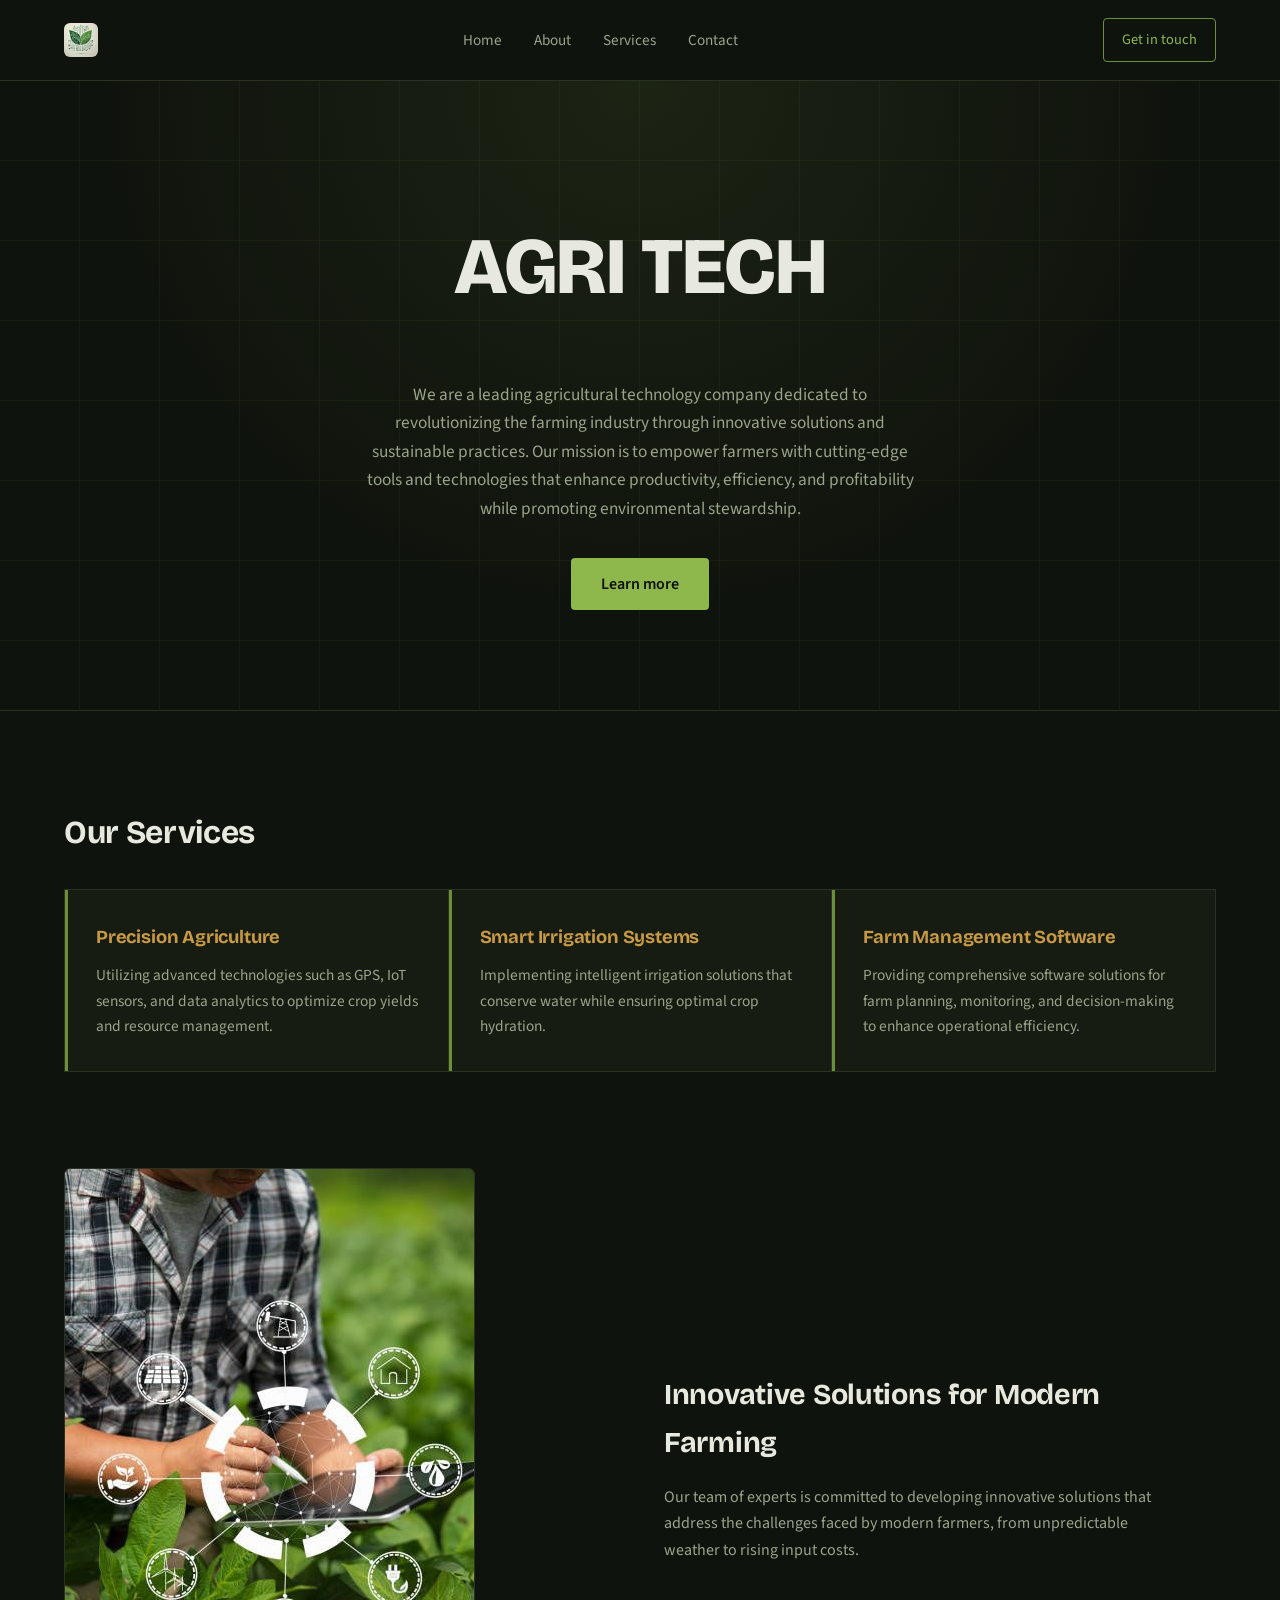
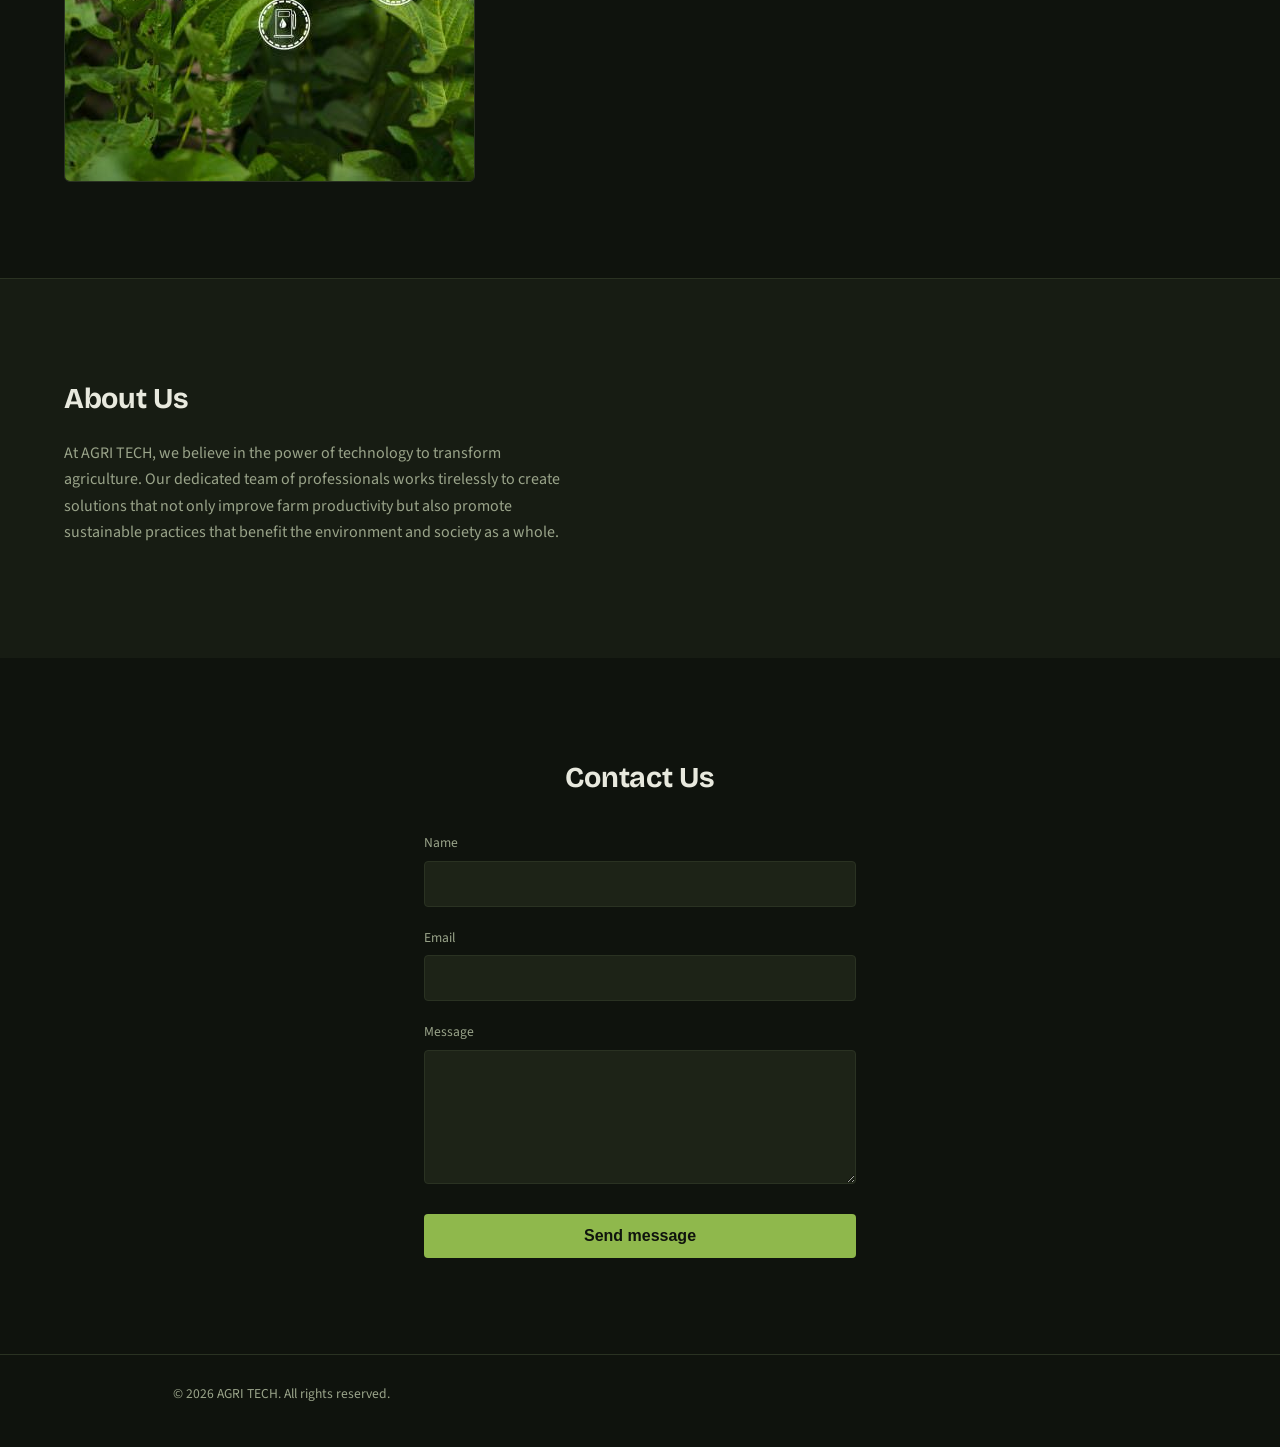
<file: index.html>
<!DOCTYPE html>
<html lang="en">
<head>
    <meta charset="UTF-8">
    <meta name="viewport" content="width=device-width, initial-scale=1.0">
    <title>AGRI TECH | Smart Farming Solutions</title>
    <meta name="description" content="AGRI TECH provides precision agriculture, smart irrigation and farm management software.">
    <link rel="preconnect" href="https://fonts.googleapis.com">
    <link rel="preconnect" href="https://fonts.gstatic.com" crossorigin>
    <link href="https://fonts.googleapis.com/css2?family=Bricolage+Grotesque:wght@500;700;800&family=Source+Sans+3:wght@400;600&display=swap" rel="stylesheet">
    <link rel="stylesheet" href="style.css">
</head>
<body>
    <header class="site-header">
        <div class="logo">
            <img src="images/logo.jpeg" alt="AGRI TECH logo">
        </div>
        <nav aria-label="Main">
            <ul>
                <li><a href="#top">Home</a></li>
                <li><a href="#about">About</a></li>
                <li><a href="#services">Services</a></li>
                <li><a href="#contact">Contact</a></li>
            </ul>
        </nav>
        <a href="#contact" class="contact-button">Get in touch</a>
    </header>

    <main id="top">
        <section class="hero">
            <h1>AGRI TECH</h1>
            <p>We are a leading agricultural technology company dedicated to revolutionizing the farming industry through innovative solutions and sustainable practices. Our mission is to empower farmers with cutting-edge tools and technologies that enhance productivity, efficiency, and profitability while promoting environmental stewardship.</p>
            <a href="#services" class="cta-button">Learn more</a>
        </section>

        <section id="services" class="services">
            <h2>Our Services</h2>
            <div class="service-cards">
                <article class="service-card">
                    <h3>Precision Agriculture</h3>
                    <p>Utilizing advanced technologies such as GPS, IoT sensors, and data analytics to optimize crop yields and resource management.</p>
                </article>
                <article class="service-card">
                    <h3>Smart Irrigation Systems</h3>
                    <p>Implementing intelligent irrigation solutions that conserve water while ensuring optimal crop hydration.</p>
                </article>
                <article class="service-card">
                    <h3>Farm Management Software</h3>
                    <p>Providing comprehensive software solutions for farm planning, monitoring, and decision-making to enhance operational efficiency.</p>
                </article>
            </div>
        </section>

        <section class="feature">
            <div class="feature-image">
                <img src="images/agritech.jpeg" alt="Farmer using a tablet in a crop field">
            </div>
            <div class="feature-content">
                <h2>Innovative Solutions for Modern Farming</h2>
                <p>Our team of experts is committed to developing innovative solutions that address the challenges faced by modern farmers, from unpredictable weather to rising input costs.</p>
            </div>
        </section>

        <section id="about" class="about">
            <h2>About Us</h2>
            <p>At AGRI TECH, we believe in the power of technology to transform agriculture. Our dedicated team of professionals works tirelessly to create solutions that not only improve farm productivity but also promote sustainable practices that benefit the environment and society as a whole.</p>
        </section>

        <section id="contact" class="contact">
            <h2>Contact Us</h2>
            <form action="submit_form.php" method="post">
                <label for="name">Name</label>
                <input type="text" id="name" name="name" autocomplete="name" required>

                <label for="email">Email</label>
                <input type="email" id="email" name="email" autocomplete="email" required>

                <label for="message">Message</label>
                <textarea id="message" name="message" rows="5" required></textarea>

                <button type="submit">Send message</button>
            </form>
        </section>
    </main>

    <footer class="site-footer">
        <p>&copy; 2026 AGRI TECH. All rights reserved.</p>
    </footer>
</body>
</html>
</file>
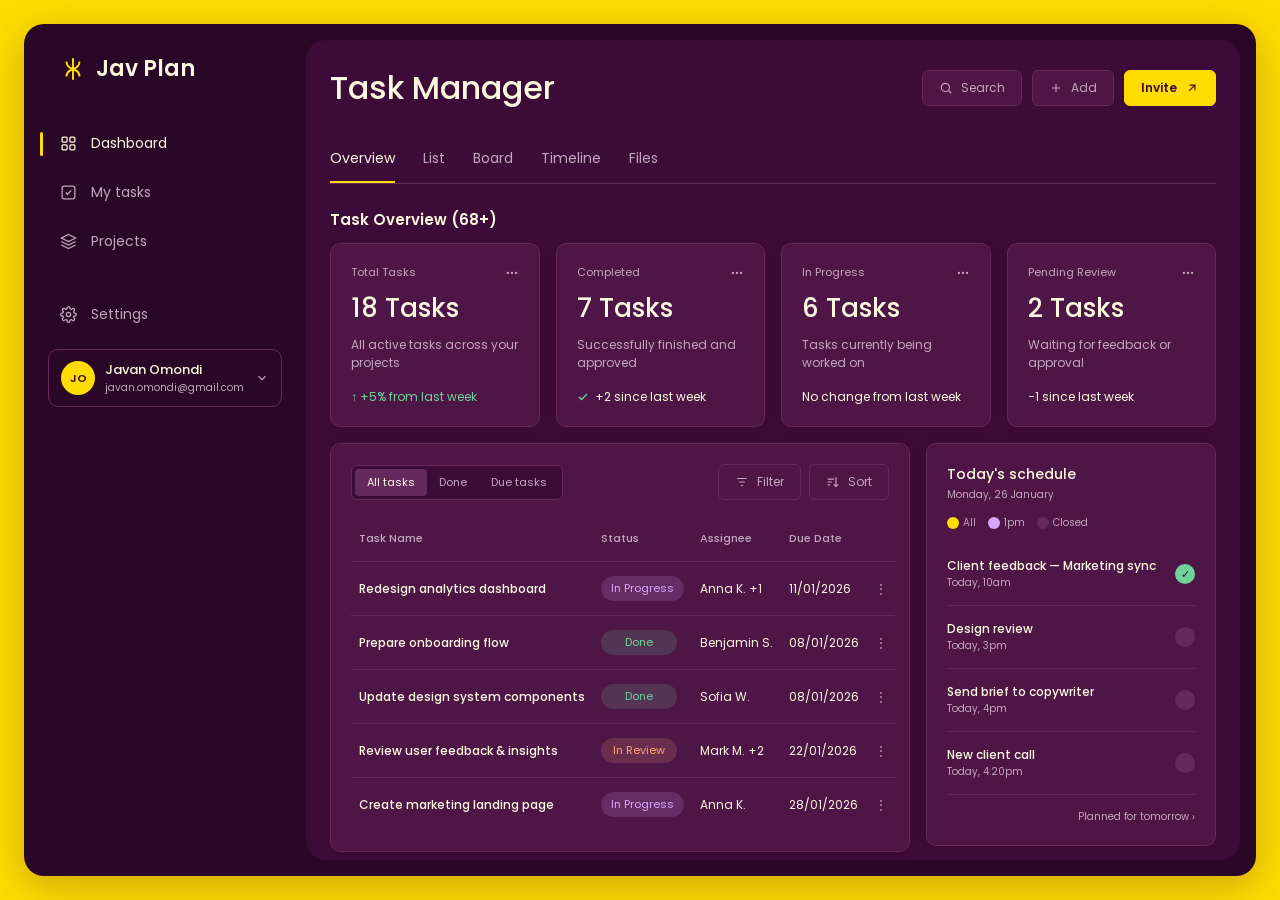
<file: to-do-list/index.html>
<!DOCTYPE html>
<html lang="en">
<head>
<meta charset="UTF-8">
<meta name="viewport" content="width=device-width, initial-scale=1.0">
<title>Jav Plan — Task Manager</title>
<link rel="stylesheet" href="style.css">
</head>
<body>
<div class="app">

  <aside class="sidebar">
    <div class="brand">
      <svg width="20" height="20" viewBox="0 0 24 24" fill="none" stroke="currentColor" stroke-width="1.8"><path d="M12 2v20M6 5c0 4 3 6 6 7-3 1-6 3-6 7M18 5c0 4-3 6-6 7 3 1 6 3 6 7"/></svg>
      Jav Plan
    </div>

    <div class="nav-group">
      <a class="nav-item active" href="index.html">
        <svg width="17" height="17" viewBox="0 0 24 24" fill="none" stroke="currentColor" stroke-width="1.8"><rect x="3" y="3" width="7" height="7" rx="1.5"/><rect x="14" y="3" width="7" height="7" rx="1.5"/><rect x="3" y="14" width="7" height="7" rx="1.5"/><rect x="14" y="14" width="7" height="7" rx="1.5"/></svg>
        Dashboard
      </a>
      <a class="nav-item" href="task.html">
        <svg width="17" height="17" viewBox="0 0 24 24" fill="none" stroke="currentColor" stroke-width="1.8"><rect x="3" y="3" width="18" height="18" rx="3"/><path d="M8 12l2.5 2.5L16 9"/></svg>
        My tasks
      </a>
      
      <a class="nav-item" href="projects.html">
        <svg width="17" height="17" viewBox="0 0 24 24" fill="none" stroke="currentColor" stroke-width="1.8"><path d="M12 2 2 7l10 5 10-5-10-5Z"/><path d="M2 17l10 5 10-5"/><path d="M2 12l10 5 10-5"/></svg>
        Projects
      </a>
      

    <div class="sidebar-footer">
      <div class="nav-section">
        <a class="nav-item" href="settings.html">
          <svg width="17" height="17" viewBox="0 0 24 24" fill="none" stroke="currentColor" stroke-width="1.8"><circle cx="12" cy="12" r="3"/><path d="M19.4 15a1.7 1.7 0 0 0 .3 1.9l.1.1a2 2 0 1 1-2.8 2.8l-.1-.1a1.7 1.7 0 0 0-1.9-.3 1.7 1.7 0 0 0-1 1.5V21a2 2 0 1 1-4 0v-.1a1.7 1.7 0 0 0-1-1.6 1.7 1.7 0 0 0-1.9.3l-.1.1a2 2 0 1 1-2.8-2.8l.1-.1a1.7 1.7 0 0 0 .3-1.9 1.7 1.7 0 0 0-1.5-1H3a2 2 0 1 1 0-4h.1a1.7 1.7 0 0 0 1.6-1 1.7 1.7 0 0 0-.3-1.9l-.1-.1a2 2 0 1 1 2.8-2.8l.1.1a1.7 1.7 0 0 0 1.9.3H9a1.7 1.7 0 0 0 1-1.5V3a2 2 0 1 1 4 0v.1a1.7 1.7 0 0 0 1 1.5 1.7 1.7 0 0 0 1.9-.3l.1-.1a2 2 0 1 1 2.8 2.8l-.1.1a1.7 1.7 0 0 0-.3 1.9V9a1.7 1.7 0 0 0 1.5 1H21a2 2 0 1 1 0 4h-.1a1.7 1.7 0 0 0-1.5 1Z"/></svg>
          Settings
        </a>
        
      </div>
      <div class="profile-pill">
        <div class="avatar">JO</div>
        <div class="who">
          <span class="name">Javan Omondi</span>
          <span class="email">javan.omondi@gmail.com</span>
        </div>
        <svg class="chev" width="14" height="14" viewBox="0 0 24 24" fill="none" stroke="currentColor" stroke-width="2"><path d="m6 9 6 6 6-6"/></svg>
      </div>
    </div>
  </aside>

  <main class="main">
    <div class="topbar">
      <h1>Task Manager</h1>
      <div class="topbar-actions">
        <div class="search-box">
          <svg width="14" height="14" viewBox="0 0 24 24" fill="none" stroke="currentColor" stroke-width="2"><circle cx="11" cy="11" r="7"/><path d="m21 21-4.3-4.3"/></svg>
          Search
        </div>
        <button class="btn">
          <svg width="14" height="14" viewBox="0 0 24 24" fill="none" stroke="currentColor" stroke-width="2"><path d="M12 5v14M5 12h14"/></svg>
          Add
        </button>
        <button class="btn btn-primary">
          Invite
          <svg width="14" height="14" viewBox="0 0 24 24" fill="none" stroke="currentColor" stroke-width="2"><path d="M7 17 17 7M8 7h9v9"/></svg>
        </button>
      </div>
    </div>

    <div class="tabs">
      <div class="tab active">Overview</div>
      <div class="tab">List</div>
      <div class="tab">Board</div>
      <div class="tab">Timeline</div>
      <div class="tab">Files</div>
    </div>

    <div>
      <div style="font-size:15px; font-weight:600; margin-bottom:12px;">Task Overview (68+)</div>
      <div class="stat-grid">
        <div class="stat-card">
          <div class="stat-top">Total Tasks <svg width="14" height="14" viewBox="0 0 24 24" fill="none" stroke="currentColor" stroke-width="2"><circle cx="5" cy="12" r="1"/><circle cx="12" cy="12" r="1"/><circle cx="19" cy="12" r="1"/></svg></div>
          <div class="stat-value">18 Tasks</div>
          <div class="stat-desc">All active tasks across your projects</div>
          <div class="stat-foot up">↑ +5% from last week</div>
        </div>
        <div class="stat-card">
          <div class="stat-top">Completed <svg width="14" height="14" viewBox="0 0 24 24" fill="none" stroke="currentColor" stroke-width="2"><circle cx="5" cy="12" r="1"/><circle cx="12" cy="12" r="1"/><circle cx="19" cy="12" r="1"/></svg></div>
          <div class="stat-value">7 Tasks</div>
          <div class="stat-desc">Successfully finished and approved</div>
          <div class="stat-foot"><svg width="12" height="12" viewBox="0 0 24 24" fill="none" stroke="var(--green)" stroke-width="2.5"><path d="M20 6 9 17l-5-5"/></svg> +2 since last week</div>
        </div>
        <div class="stat-card">
          <div class="stat-top">In Progress <svg width="14" height="14" viewBox="0 0 24 24" fill="none" stroke="currentColor" stroke-width="2"><circle cx="5" cy="12" r="1"/><circle cx="12" cy="12" r="1"/><circle cx="19" cy="12" r="1"/></svg></div>
          <div class="stat-value">6 Tasks</div>
          <div class="stat-desc">Tasks currently being worked on</div>
          <div class="stat-foot">No change from last week</div>
        </div>
        <div class="stat-card">
          <div class="stat-top">Pending Review <svg width="14" height="14" viewBox="0 0 24 24" fill="none" stroke="currentColor" stroke-width="2"><circle cx="5" cy="12" r="1"/><circle cx="12" cy="12" r="1"/><circle cx="19" cy="12" r="1"/></svg></div>
          <div class="stat-value">2 Tasks</div>
          <div class="stat-desc">Waiting for feedback or approval</div>
          <div class="stat-foot">−1 since last week</div>
        </div>
      </div>
    </div>

    <div class="content-split">
      <div class="panel tasks-panel">
        <div class="tasks-toolbar">
          <div class="seg">
            <button class="active">All tasks</button>
            <button>Done</button>
            <button>Due tasks</button>
          </div>
          <div style="display:flex; gap:8px;">
            <button class="btn btn-ghost">
              <svg width="14" height="14" viewBox="0 0 24 24" fill="none" stroke="currentColor" stroke-width="2"><path d="M4 6h16M7 12h10M10 18h4"/></svg>
              Filter
            </button>
            <button class="btn btn-ghost">
              <svg width="14" height="14" viewBox="0 0 24 24" fill="none" stroke="currentColor" stroke-width="2"><path d="M3 7h11M3 12h7M3 17h4M17 4v16m0 0 4-4m-4 4-4-4"/></svg>
              Sort
            </button>
          </div>
        </div>
        <table>
          <thead>
            <tr><th>Task Name</th><th>Status</th><th>Assignee</th><th>Due Date</th><th></th></tr>
          </thead>
          <tbody>
            <tr>
              <td class="task-name">Redesign analytics dashboard</td>
              <td><span class="badge badge-progress">In Progress</span></td>
              <td>Anna K. +1</td>
              <td>11/01/2026</td>
              <td class="row-more">⋮</td>
            </tr>
            <tr>
              <td class="task-name">Prepare onboarding flow</td>
              <td><span class="badge badge-done">Done</span></td>
              <td>Benjamin S.</td>
              <td>08/01/2026</td>
              <td class="row-more">⋮</td>
            </tr>
            <tr>
              <td class="task-name">Update design system components</td>
              <td><span class="badge badge-done">Done</span></td>
              <td>Sofia W.</td>
              <td>08/01/2026</td>
              <td class="row-more">⋮</td>
            </tr>
            <tr>
              <td class="task-name">Review user feedback &amp; insights</td>
              <td><span class="badge badge-review">In Review</span></td>
              <td>Mark M. +2</td>
              <td>22/01/2026</td>
              <td class="row-more">⋮</td>
            </tr>
            <tr>
              <td class="task-name">Create marketing landing page</td>
              <td><span class="badge badge-progress">In Progress</span></td>
              <td>Anna K.</td>
              <td>28/01/2026</td>
              <td class="row-more">⋮</td>
            </tr>
          </tbody>
        </table>
      </div>

      <div class="panel schedule-panel">
        <div class="schedule-head"><h3>Today's schedule</h3></div>
        <div class="schedule-date">Monday, 26 January</div>
        <div class="schedule-filters">
          <span><span class="dot dot-accent"></span>All</span>
          <span><span class="dot dot-purple"></span>1pm</span>
          <span><span class="dot dot-muted"></span>Closed</span>
        </div>

        <div class="schedule-item">
          <div><div class="s-title">Client feedback — Marketing sync</div><div class="s-time">Today, 10am</div></div>
          <div class="check done">✓</div>
        </div>
        <div class="schedule-item">
          <div><div class="s-title">Design review</div><div class="s-time">Today, 3pm</div></div>
          <div class="check"></div>
        </div>
        <div class="schedule-item">
          <div><div class="s-title">Send brief to copywriter</div><div class="s-time">Today, 4pm</div></div>
          <div class="check"></div>
        </div>
        <div class="schedule-item">
          <div><div class="s-title">New client call</div><div class="s-time">Today, 4:20pm</div></div>
          <div class="check"></div>
        </div>
        <div class="schedule-foot">Planned for tomorrow ›</div>
      </div>
    </div>
  </main>
</div>
<script src="script.js"></script>
</body>
</html>
</file>
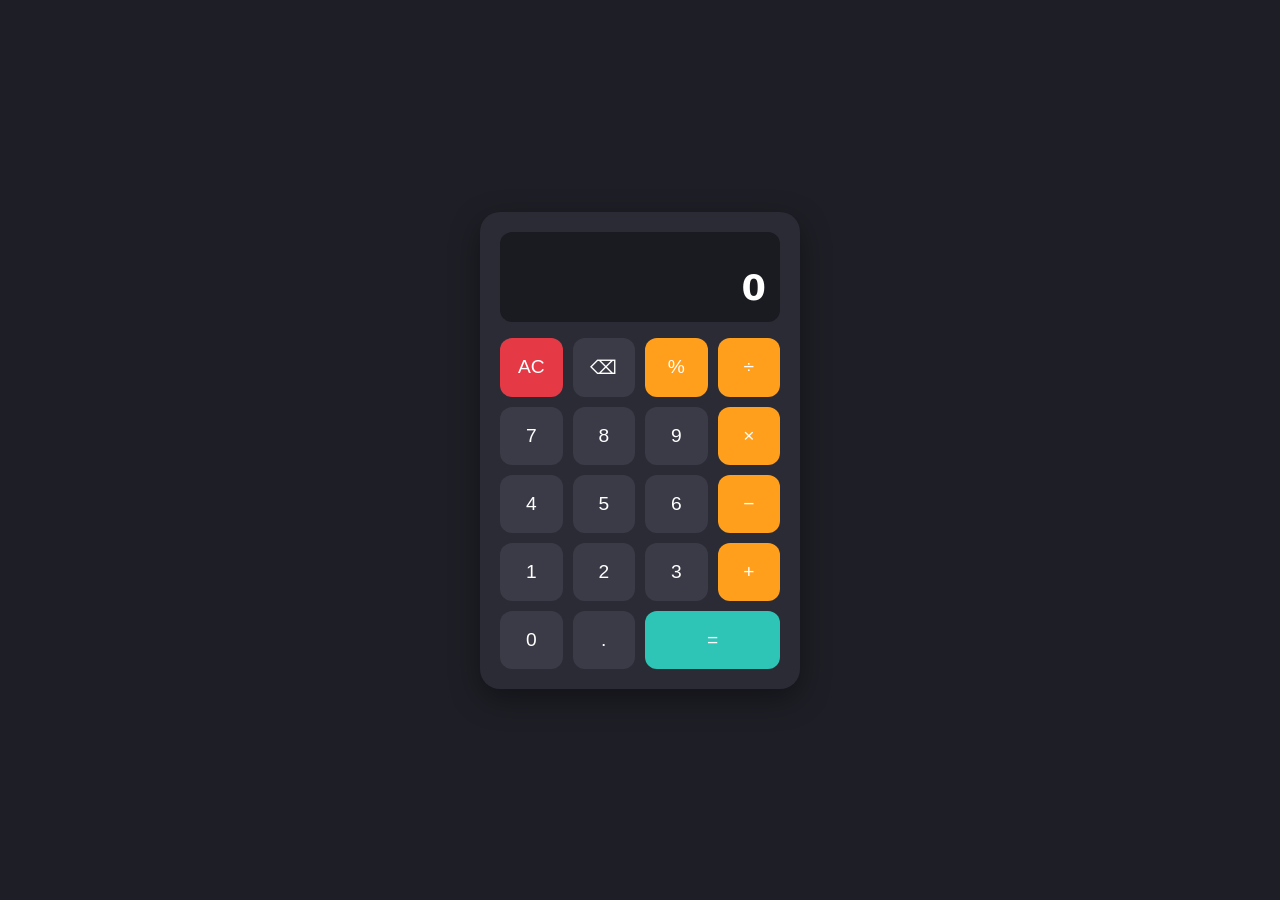
<file: calculator/calculator.html>
<!DOCTYPE html>
<html lang="en">
<head>
<meta charset="UTF-8">
<meta name="viewport" content="width=device-width, initial-scale=1">
<title>Calculator</title>
<style>
  * { box-sizing: border-box; margin: 0; padding: 0; }
  body {
    min-height: 100vh;
    display: flex;
    align-items: center;
    justify-content: center;
    background: #1e1f26;
    font-family: system-ui, sans-serif;
  }
  .calc {
    width: 320px;
    background: #2a2b34;
    padding: 20px;
    border-radius: 20px;
    box-shadow: 0 10px 30px rgba(0,0,0,.4);
  }
  .display {
    background: #1a1b21;
    color: #fff;
    border-radius: 12px;
    padding: 14px;
    margin-bottom: 16px;
    text-align: right;
    min-height: 90px;
    display: flex;
    flex-direction: column;
    justify-content: flex-end;
    word-break: break-all;
  }
  .prev { color: #8b8d9a; font-size: 1rem; min-height: 1.2em; }
  .curr { font-size: 2.2rem; font-weight: 600; }
  .keys { display: grid; grid-template-columns: repeat(4, 1fr); gap: 10px; }
  button {
    padding: 18px 0;
    font-size: 1.2rem;
    border: none;
    border-radius: 12px;
    background: #3a3b47;
    color: #fff;
    cursor: pointer;
    transition: transform .08s, background .15s;
  }
  button:hover { background: #4a4b5a; }
  button:active { transform: scale(.95); }
  .op { background: #ff9f1c; }
  .op:hover { background: #ffb347; }
  .clear { background: #e63946; }
  .clear:hover { background: #ef5b66; }
  .equal { background: #2ec4b6; grid-column: span 2; }
  .equal:hover { background: #4fd6ca; }
</style>
</head>
<body>
<div class="calc">
  <div class="display">
    <div class="prev" id="prev"></div>
    <div class="curr" id="curr">0</div>
  </div>
  <div class="keys">
    <button class="clear" data-action="clear">AC</button>
    <button data-action="delete">⌫</button>
    <button class="op" data-op="%">%</button>
    <button class="op" data-op="/">÷</button>

    <button data-num="7">7</button>
    <button data-num="8">8</button>
    <button data-num="9">9</button>
    <button class="op" data-op="*">×</button>

    <button data-num="4">4</button>
    <button data-num="5">5</button>
    <button data-num="6">6</button>
    <button class="op" data-op="-">−</button>

    <button data-num="1">1</button>
    <button data-num="2">2</button>
    <button data-num="3">3</button>
    <button class="op" data-op="+">+</button>

    <button data-num="0">0</button>
    <button data-num=".">.</button>
    <button class="equal" data-action="equals">=</button>
  </div>
</div>

<script>
  const currEl = document.getElementById('curr');
  const prevEl = document.getElementById('prev');
  const symbols = { '/': '÷', '*': '×', '-': '−', '+': '+', '%': '%' };

  let current = '0', previous = '', operator = null, justEvaluated = false;

  function update() {
    currEl.textContent = current;
    prevEl.textContent = operator ? `${previous} ${symbols[operator]}` : '';
  }

  function appendNumber(n) {
    if (justEvaluated) { current = '0'; justEvaluated = false; }
    if (n === '.' && current.includes('.')) return;
    current = (current === '0' && n !== '.') ? n : current + n;
    update();
  }

  function chooseOp(op) {
    if (operator && !justEvaluated) compute();
    operator = op;
    previous = current;
    current = '0';
    justEvaluated = false;
    update();
  }

  function compute() {
    if (!operator) return;
    const a = parseFloat(previous), b = parseFloat(current);
    let r;
    switch (operator) {
      case '+': r = a + b; break;
      case '-': r = a - b; break;
      case '*': r = a * b; break;
      case '/': r = b === 0 ? 'Error' : a / b; break;
      case '%': r = a % b; break;
    }
    current = r === 'Error' ? r : String(Math.round(r * 1e10) / 1e10);
    operator = null;
    previous = '';
    justEvaluated = true;
  }

  function clearAll() { current = '0'; previous = ''; operator = null; justEvaluated = false; update(); }

  function del() {
    if (justEvaluated || current === 'Error') return clearAll();
    current = current.length > 1 ? current.slice(0, -1) : '0';
    update();
  }

  document.querySelector('.keys').addEventListener('click', e => {
    const b = e.target.closest('button');
    if (!b) return;
    if (current === 'Error') clearAll();
    if (b.dataset.num !== undefined) appendNumber(b.dataset.num);
    else if (b.dataset.op) chooseOp(b.dataset.op);
    else if (b.dataset.action === 'clear') clearAll();
    else if (b.dataset.action === 'delete') del();
    else if (b.dataset.action === 'equals') { compute(); update(); }
  });

  document.addEventListener('keydown', e => {
    if (/[0-9.]/.test(e.key)) appendNumber(e.key);
    else if (['+', '-', '*', '/', '%'].includes(e.key)) chooseOp(e.key);
    else if (e.key === 'Enter' || e.key === '=') { e.preventDefault(); compute(); update(); }
    else if (e.key === 'Backspace') del();
    else if (e.key === 'Escape') clearAll();
  });
</script>
</body>
</html>
</file>
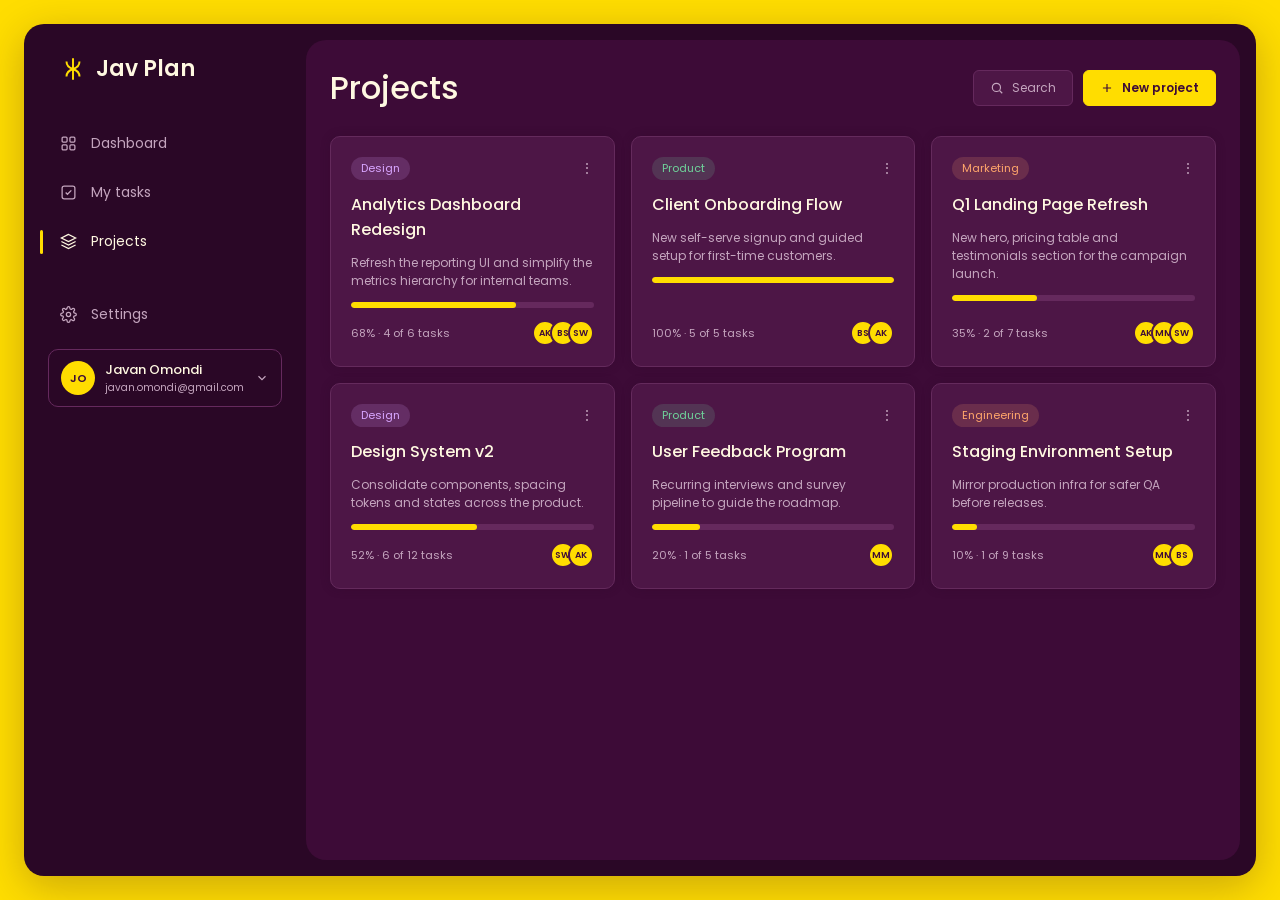
<file: to-do-list/projects.html>
<!DOCTYPE html>
<html lang="en">
<head>
<meta charset="UTF-8">
<meta name="viewport" content="width=device-width, initial-scale=1.0">
<title>Jav Plan — Projects</title>
<link rel="stylesheet" href="style.css">
</head>
<body>
<div class="app">

  <aside class="sidebar">
    <div class="brand">
      <svg width="20" height="20" viewBox="0 0 24 24" fill="none" stroke="currentColor" stroke-width="1.8"><path d="M12 2v20M6 5c0 4 3 6 6 7-3 1-6 3-6 7M18 5c0 4-3 6-6 7 3 1 6 3 6 7"/></svg>
      Jav Plan
    </div>

    <div class="nav-group">
      <a class="nav-item" href="index.html">
        <svg width="17" height="17" viewBox="0 0 24 24" fill="none" stroke="currentColor" stroke-width="1.8"><rect x="3" y="3" width="7" height="7" rx="1.5"/><rect x="14" y="3" width="7" height="7" rx="1.5"/><rect x="3" y="14" width="7" height="7" rx="1.5"/><rect x="14" y="14" width="7" height="7" rx="1.5"/></svg>
        Dashboard
      </a>
      <a class="nav-item" href="task.html">
        <svg width="17" height="17" viewBox="0 0 24 24" fill="none" stroke="currentColor" stroke-width="1.8"><rect x="3" y="3" width="18" height="18" rx="3"/><path d="M8 12l2.5 2.5L16 9"/></svg>
        My tasks
      </a>
      
      <a class="nav-item active" href="projects.html">
        <svg width="17" height="17" viewBox="0 0 24 24" fill="none" stroke="currentColor" stroke-width="1.8"><path d="M12 2 2 7l10 5 10-5-10-5Z"/><path d="M2 17l10 5 10-5"/><path d="M2 12l10 5 10-5"/></svg>
        Projects
      </a>
     

    <div class="sidebar-footer">
      <div class="nav-section">
        <a class="nav-item" href="settings.html">
          <svg width="17" height="17" viewBox="0 0 24 24" fill="none" stroke="currentColor" stroke-width="1.8"><circle cx="12" cy="12" r="3"/><path d="M19.4 15a1.7 1.7 0 0 0 .3 1.9l.1.1a2 2 0 1 1-2.8 2.8l-.1-.1a1.7 1.7 0 0 0-1.9-.3 1.7 1.7 0 0 0-1 1.5V21a2 2 0 1 1-4 0v-.1a1.7 1.7 0 0 0-1-1.6 1.7 1.7 0 0 0-1.9.3l-.1.1a2 2 0 1 1-2.8-2.8l.1-.1a1.7 1.7 0 0 0 .3-1.9 1.7 1.7 0 0 0-1.5-1H3a2 2 0 1 1 0-4h.1a1.7 1.7 0 0 0 1.6-1 1.7 1.7 0 0 0-.3-1.9l-.1-.1a2 2 0 1 1 2.8-2.8l.1.1a1.7 1.7 0 0 0 1.9.3H9a1.7 1.7 0 0 0 1-1.5V3a2 2 0 1 1 4 0v.1a1.7 1.7 0 0 0 1 1.5 1.7 1.7 0 0 0 1.9-.3l.1-.1a2 2 0 1 1 2.8 2.8l-.1.1a1.7 1.7 0 0 0-.3 1.9V9a1.7 1.7 0 0 0 1.5 1H21a2 2 0 1 1 0 4h-.1a1.7 1.7 0 0 0-1.5 1Z"/></svg>
          Settings
        </a>
        
      </div>
      <div class="profile-pill">
        <div class="avatar">JO</div>
        <div class="who">
          <span class="name">Javan Omondi</span>
          <span class="email">javan.omondi@gmail.com</span>
        </div>
        <svg class="chev" width="14" height="14" viewBox="0 0 24 24" fill="none" stroke="currentColor" stroke-width="2"><path d="m6 9 6 6 6-6"/></svg>
      </div>
    </div>
  </aside>

  <main class="main">
    <div class="topbar">
      <h1>Projects</h1>
      <div class="topbar-actions">
        <div class="search-box">
          <svg width="14" height="14" viewBox="0 0 24 24" fill="none" stroke="currentColor" stroke-width="2"><circle cx="11" cy="11" r="7"/><path d="m21 21-4.3-4.3"/></svg>
          Search
        </div>
        <button class="btn btn-primary">
          <svg width="14" height="14" viewBox="0 0 24 24" fill="none" stroke="currentColor" stroke-width="2"><path d="M12 5v14M5 12h14"/></svg>
          New project
        </button>
      </div>
    </div>

    <div class="project-grid">
      <div class="project-card">
        <div class="p-top"><span class="project-tag">Design</span><span class="row-more">⋮</span></div>
        <h3>Analytics Dashboard Redesign</h3>
        <p>Refresh the reporting UI and simplify the metrics hierarchy for internal teams.</p>
        <div class="progress-track"><div class="progress-fill" style="width:68%"></div></div>
        <div class="project-foot">
          <span>68% · 4 of 6 tasks</span>
          <div class="avatars">
            <div class="avatar">AK</div><div class="avatar">BS</div><div class="avatar">SW</div>
          </div>
        </div>
      </div>

      <div class="project-card">
        <div class="p-top"><span class="project-tag" style="background:var(--green-bg); color:var(--green);">Product</span><span class="row-more">⋮</span></div>
        <h3>Client Onboarding Flow</h3>
        <p>New self-serve signup and guided setup for first-time customers.</p>
        <div class="progress-track"><div class="progress-fill" style="width:100%"></div></div>
        <div class="project-foot">
          <span>100% · 5 of 5 tasks</span>
          <div class="avatars">
            <div class="avatar">BS</div><div class="avatar">AK</div>
          </div>
        </div>
      </div>

      <div class="project-card">
        <div class="p-top"><span class="project-tag" style="background:var(--orange-bg); color:var(--orange);">Marketing</span><span class="row-more">⋮</span></div>
        <h3>Q1 Landing Page Refresh</h3>
        <p>New hero, pricing table and testimonials section for the campaign launch.</p>
        <div class="progress-track"><div class="progress-fill" style="width:35%"></div></div>
        <div class="project-foot">
          <span>35% · 2 of 7 tasks</span>
          <div class="avatars">
            <div class="avatar">AK</div><div class="avatar">MM</div><div class="avatar">SW</div>
          </div>
        </div>
      </div>

      <div class="project-card">
        <div class="p-top"><span class="project-tag">Design</span><span class="row-more">⋮</span></div>
        <h3>Design System v2</h3>
        <p>Consolidate components, spacing tokens and states across the product.</p>
        <div class="progress-track"><div class="progress-fill" style="width:52%"></div></div>
        <div class="project-foot">
          <span>52% · 6 of 12 tasks</span>
          <div class="avatars">
            <div class="avatar">SW</div><div class="avatar">AK</div>
          </div>
        </div>
      </div>

      <div class="project-card">
        <div class="p-top"><span class="project-tag" style="background:var(--green-bg); color:var(--green);">Product</span><span class="row-more">⋮</span></div>
        <h3>User Feedback Program</h3>
        <p>Recurring interviews and survey pipeline to guide the roadmap.</p>
        <div class="progress-track"><div class="progress-fill" style="width:20%"></div></div>
        <div class="project-foot">
          <span>20% · 1 of 5 tasks</span>
          <div class="avatars">
            <div class="avatar">MM</div>
          </div>
        </div>
      </div>

      <div class="project-card">
        <div class="p-top"><span class="project-tag" style="background:var(--orange-bg); color:var(--orange);">Engineering</span><span class="row-more">⋮</span></div>
        <h3>Staging Environment Setup</h3>
        <p>Mirror production infra for safer QA before releases.</p>
        <div class="progress-track"><div class="progress-fill" style="width:10%"></div></div>
        <div class="project-foot">
          <span>10% · 1 of 9 tasks</span>
          <div class="avatars">
            <div class="avatar">MM</div><div class="avatar">BS</div>
          </div>
        </div>
      </div>
    </div>
  </main>
</div>
<script src="script.js"></script>
</body>
</html>
</file>
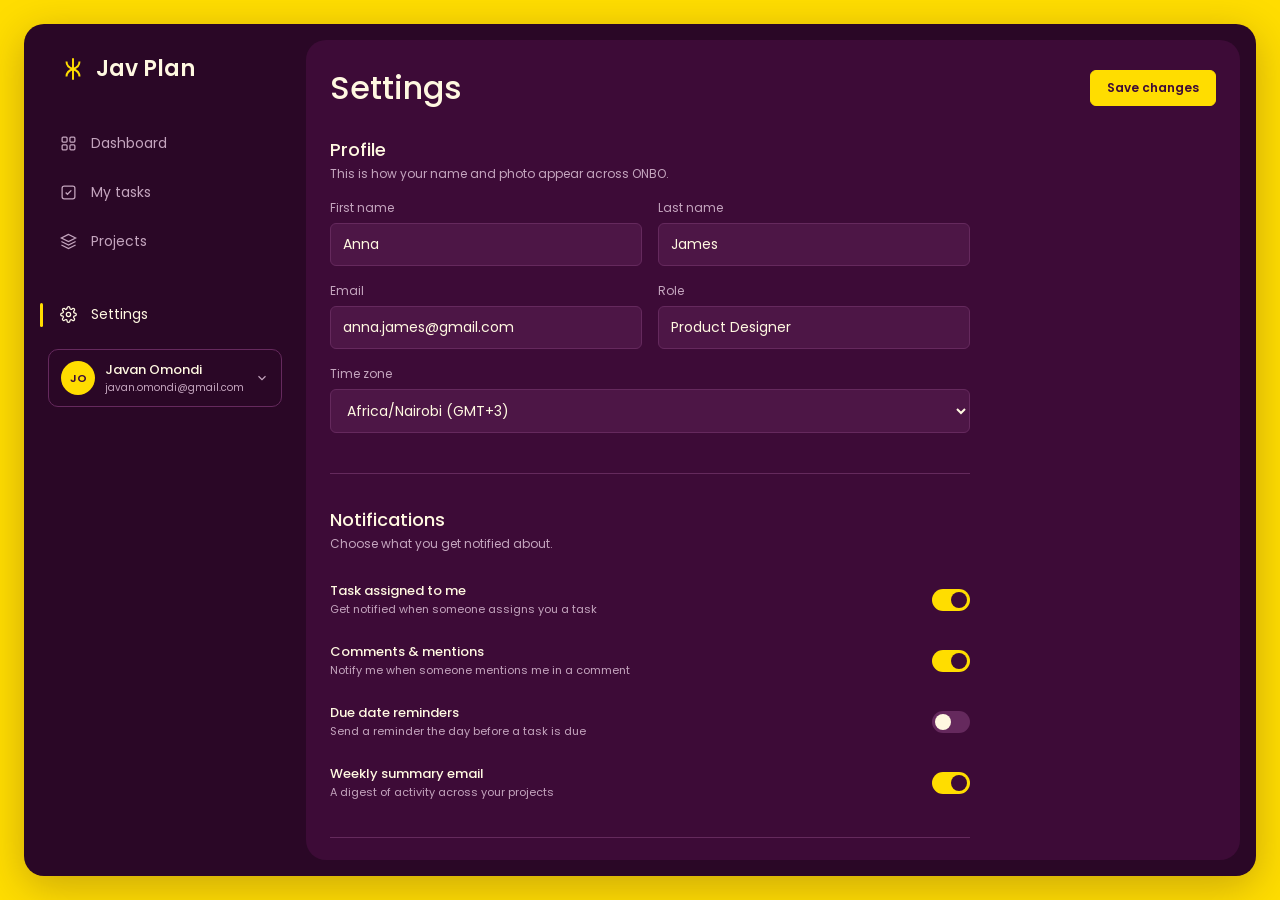
<file: to-do-list/settings.html>
<!DOCTYPE html>
<html lang="en">
<head>
<meta charset="UTF-8">
<meta name="viewport" content="width=device-width, initial-scale=1.0">
<title>Jav Plan — Settings</title>
<link rel="stylesheet" href="style.css">
</head>
<body>
<div class="app">

  <aside class="sidebar">
    <div class="brand">
      <svg width="20" height="20" viewBox="0 0 24 24" fill="none" stroke="currentColor" stroke-width="1.8"><path d="M12 2v20M6 5c0 4 3 6 6 7-3 1-6 3-6 7M18 5c0 4-3 6-6 7 3 1 6 3 6 7"/></svg>
        Jav Plan
    </div>

    <div class="nav-group">
      <a class="nav-item" href="index.html">
        <svg width="17" height="17" viewBox="0 0 24 24" fill="none" stroke="currentColor" stroke-width="1.8"><rect x="3" y="3" width="7" height="7" rx="1.5"/><rect x="14" y="3" width="7" height="7" rx="1.5"/><rect x="3" y="14" width="7" height="7" rx="1.5"/><rect x="14" y="14" width="7" height="7" rx="1.5"/></svg>
        Dashboard
      </a>
      <a class="nav-item" href="task.html">
        <svg width="17" height="17" viewBox="0 0 24 24" fill="none" stroke="currentColor" stroke-width="1.8"><rect x="3" y="3" width="18" height="18" rx="3"/><path d="M8 12l2.5 2.5L16 9"/></svg>
        My tasks
      </a>
      
      <a class="nav-item" href="projects.html">
        <svg width="17" height="17" viewBox="0 0 24 24" fill="none" stroke="currentColor" stroke-width="1.8"><path d="M12 2 2 7l10 5 10-5-10-5Z"/><path d="M2 17l10 5 10-5"/><path d="M2 12l10 5 10-5"/></svg>
        Projects
      </a>
      

    <div class="sidebar-footer">
      <div class="nav-section">
        <a class="nav-item active" href="settings.html">
          <svg width="17" height="17" viewBox="0 0 24 24" fill="none" stroke="currentColor" stroke-width="1.8"><circle cx="12" cy="12" r="3"/><path d="M19.4 15a1.7 1.7 0 0 0 .3 1.9l.1.1a2 2 0 1 1-2.8 2.8l-.1-.1a1.7 1.7 0 0 0-1.9-.3 1.7 1.7 0 0 0-1 1.5V21a2 2 0 1 1-4 0v-.1a1.7 1.7 0 0 0-1-1.6 1.7 1.7 0 0 0-1.9.3l-.1.1a2 2 0 1 1-2.8-2.8l.1-.1a1.7 1.7 0 0 0 .3-1.9 1.7 1.7 0 0 0-1.5-1H3a2 2 0 1 1 0-4h.1a1.7 1.7 0 0 0 1.6-1 1.7 1.7 0 0 0-.3-1.9l-.1-.1a2 2 0 1 1 2.8-2.8l.1.1a1.7 1.7 0 0 0 1.9.3H9a1.7 1.7 0 0 0 1-1.5V3a2 2 0 1 1 4 0v.1a1.7 1.7 0 0 0 1 1.5 1.7 1.7 0 0 0 1.9-.3l.1-.1a2 2 0 1 1 2.8 2.8l-.1.1a1.7 1.7 0 0 0-.3 1.9V9a1.7 1.7 0 0 0 1.5 1H21a2 2 0 1 1 0 4h-.1a1.7 1.7 0 0 0-1.5 1Z"/></svg>
          Settings
        </a>
        
      </div>
      <div class="profile-pill">
        <div class="avatar">JO</div>
        <div class="who">
          <span class="name">Javan Omondi</span>
          <span class="email">javan.omondi@gmail.com</span>
        </div>
        <svg class="chev" width="14" height="14" viewBox="0 0 24 24" fill="none" stroke="currentColor" stroke-width="2"><path d="m6 9 6 6 6-6"/></svg>
      </div>
    </div>
  </aside>

  <main class="main">
    <div class="topbar">
      <h1>Settings</h1>
      <div class="topbar-actions">
        <button class="btn btn-primary">Save changes</button>
      </div>
    </div>

    <div style="max-width:640px;">
      <div class="form-section">
        <h2>Profile</h2>
        <p class="hint">This is how your name and photo appear across ONBO.</p>
        <div class="form-row">
          <div class="field"><label>First name</label><input type="text" value="Anna"></div>
          <div class="field"><label>Last name</label><input type="text" value="James"></div>
        </div>
        <div class="form-row">
          <div class="field"><label>Email</label><input type="email" value="anna.james@gmail.com"></div>
          <div class="field"><label>Role</label><input type="text" value="Product Designer"></div>
        </div>
        <div class="field">
          <label>Time zone</label>
          <select>
            <option>Africa/Nairobi (GMT+3)</option>
            <option>UTC</option>
            <option>America/New_York (GMT-4)</option>
          </select>
        </div>
      </div>

      <div class="form-section">
        <h2>Notifications</h2>
        <p class="hint">Choose what you get notified about.</p>
        <div class="toggle-row">
          <div><div class="t-label">Task assigned to me</div><div class="t-desc">Get notified when someone assigns you a task</div></div>
          <div class="switch on"></div>
        </div>
        <div class="toggle-row">
          <div><div class="t-label">Comments &amp; mentions</div><div class="t-desc">Notify me when someone mentions me in a comment</div></div>
          <div class="switch on"></div>
        </div>
        <div class="toggle-row">
          <div><div class="t-label">Due date reminders</div><div class="t-desc">Send a reminder the day before a task is due</div></div>
          <div class="switch"></div>
        </div>
        <div class="toggle-row">
          <div><div class="t-label">Weekly summary email</div><div class="t-desc">A digest of activity across your projects</div></div>
          <div class="switch on"></div>
        </div>
      </div>

      <div class="form-section">
        <h2>Preferences</h2>
        <p class="hint">Personalize how ONBO looks and behaves.</p>
        <div class="form-row">
          <div class="field">
            <label>Theme</label>
            <select><option>Dark</option><option>Light</option><option>System</option></select>
          </div>
          <div class="field">
            <label>Default view</label>
            <select><option>Overview</option><option>Board</option><option>List</option><option>Timeline</option></select>
          </div>
        </div>
      </div>
    </div>
  </main>
</div>
<script src="script.js"></script>
</body>
</html>
</file>
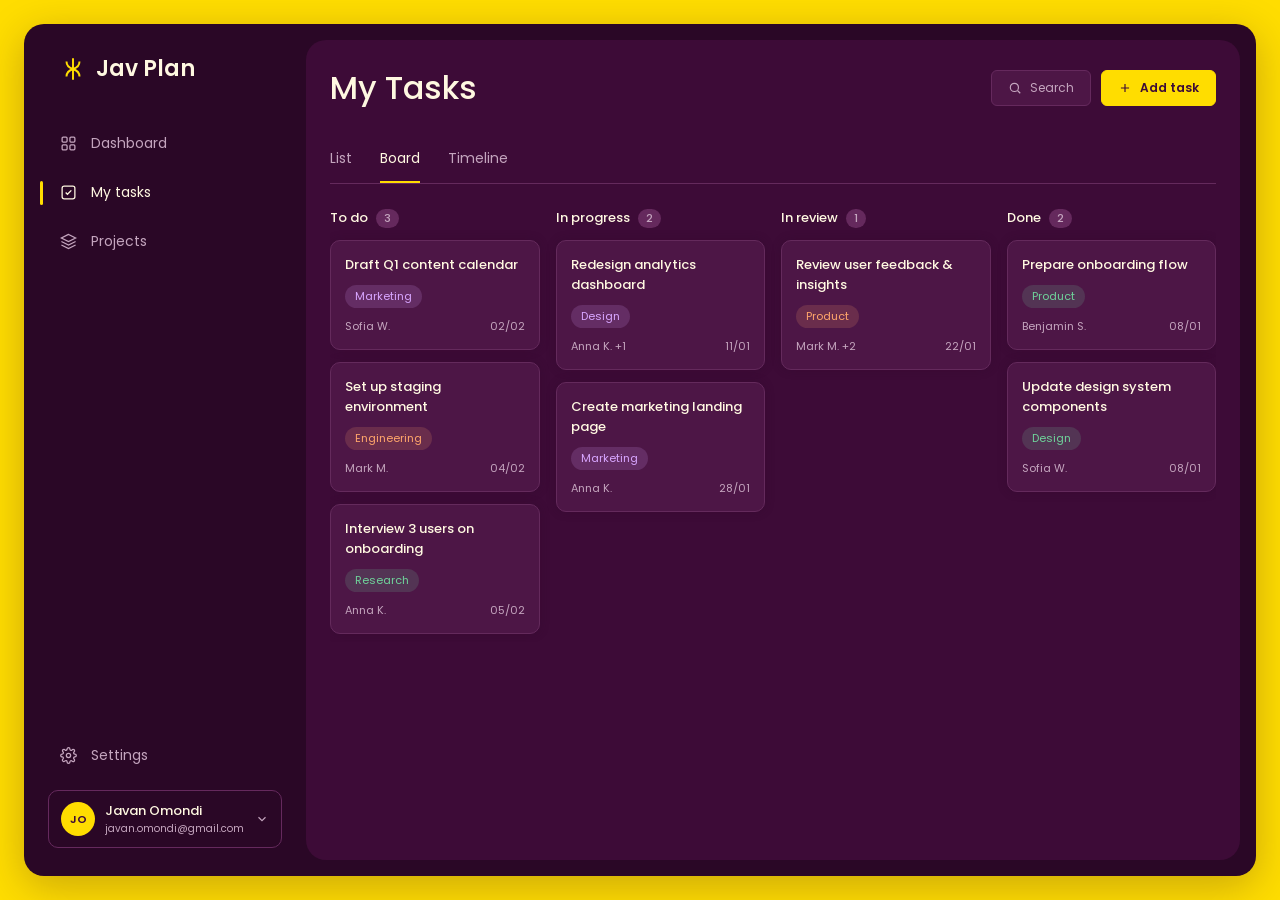
<file: to-do-list/task.html>
<!DOCTYPE html>
<html lang="en">
<head>
<meta charset="UTF-8">
<meta name="viewport" content="width=device-width, initial-scale=1.0">
<title>Jav Plan — My Tasks</title>
<link rel="stylesheet" href="style.css">
</head>
<body>
<div class="app">

  <aside class="sidebar">
    <div class="brand">
      <svg width="20" height="20" viewBox="0 0 24 24" fill="none" stroke="currentColor" stroke-width="1.8"><path d="M12 2v20M6 5c0 4 3 6 6 7-3 1-6 3-6 7M18 5c0 4-3 6-6 7 3 1 6 3 6 7"/></svg>
      Jav Plan
    </div>

    <div class="nav-group">
      <a class="nav-item" href="index.html">
        <svg width="17" height="17" viewBox="0 0 24 24" fill="none" stroke="currentColor" stroke-width="1.8"><rect x="3" y="3" width="7" height="7" rx="1.5"/><rect x="14" y="3" width="7" height="7" rx="1.5"/><rect x="3" y="14" width="7" height="7" rx="1.5"/><rect x="14" y="14" width="7" height="7" rx="1.5"/></svg>
        Dashboard
      </a>
      <a class="nav-item active" href="task.html">
        <svg width="17" height="17" viewBox="0 0 24 24" fill="none" stroke="currentColor" stroke-width="1.8"><rect x="3" y="3" width="18" height="18" rx="3"/><path d="M8 12l2.5 2.5L16 9"/></svg>
        My tasks
      </a>
      <a class="nav-item" href="projects.html">
        <svg width="17" height="17" viewBox="0 0 24 24" fill="none" stroke="currentColor" stroke-width="1.8"><path d="M12 2 2 7l10 5 10-5-10-5Z"/><path d="M2 17l10 5 10-5"/><path d="M2 12l10 5 10-5"/></svg>
        Projects
      </a>
    </div><!-- /nav-group -->

    <div class="sidebar-footer">
      <div class="nav-section">
        <a class="nav-item" href="settings.html">
          <svg width="17" height="17" viewBox="0 0 24 24" fill="none" stroke="currentColor" stroke-width="1.8"><circle cx="12" cy="12" r="3"/><path d="M19.4 15a1.7 1.7 0 0 0 .3 1.9l.1.1a2 2 0 1 1-2.8 2.8l-.1-.1a1.7 1.7 0 0 0-1.9-.3 1.7 1.7 0 0 0-1 1.5V21a2 2 0 1 1-4 0v-.1a1.7 1.7 0 0 0-1-1.6 1.7 1.7 0 0 0-1.9.3l-.1.1a2 2 0 1 1-2.8-2.8l.1-.1a1.7 1.7 0 0 0 .3-1.9 1.7 1.7 0 0 0-1.5-1H3a2 2 0 1 1 0-4h.1a1.7 1.7 0 0 0 1.6-1 1.7 1.7 0 0 0-.3-1.9l-.1-.1a2 2 0 1 1 2.8-2.8l.1.1a1.7 1.7 0 0 0 1.9.3H9a1.7 1.7 0 0 0 1-1.5V3a2 2 0 1 1 4 0v.1a1.7 1.7 0 0 0 1 1.5 1.7 1.7 0 0 0 1.9-.3l.1-.1a2 2 0 1 1 2.8 2.8l-.1.1a1.7 1.7 0 0 0-.3 1.9V9a1.7 1.7 0 0 0 1.5 1H21a2 2 0 1 1 0 4h-.1a1.7 1.7 0 0 0-1.5 1Z"/></svg>
          Settings
        </a>
      </div>
      <div class="profile-pill">
        <div class="avatar">JO</div>
        <div class="who">
          <span class="name">Javan Omondi</span>
          <span class="email">javan.omondi@gmail.com</span>
        </div>
        <svg class="chev" width="14" height="14" viewBox="0 0 24 24" fill="none" stroke="currentColor" stroke-width="2"><path d="m6 9 6 6 6-6"/></svg>
      </div>
    </div>
  </aside>

  <main class="main">
    <div class="topbar">
      <h1>My Tasks</h1>
      <div class="topbar-actions">
        <div class="search-box">
          <svg width="14" height="14" viewBox="0 0 24 24" fill="none" stroke="currentColor" stroke-width="2"><circle cx="11" cy="11" r="7"/><path d="m21 21-4.3-4.3"/></svg>
          Search
        </div>
        <button class="btn btn-primary">
          <svg width="14" height="14" viewBox="0 0 24 24" fill="none" stroke="currentColor" stroke-width="2"><path d="M12 5v14M5 12h14"/></svg>
          Add task
        </button>
      </div><!-- /topbar-actions -->
    </div><!-- /topbar -->

    <div class="tabs">
      <div class="tab">List</div>
      <div class="tab active">Board</div>
      <div class="tab">Timeline</div>
    </div>

    <div class="board">
      <div class="board-col">
        <div class="board-col-head">To do <span class="board-count">3</span></div>
        <div class="task-card">
          <a class="tc-title" href="#">Draft Q1 content calendar</a>
          <span class="tc-tag" style="background:var(--purple-bg); color:var(--purple);">Marketing</span>
          <div class="tc-foot"><span>Sofia W.</span><span>02/02</span></div>
        </div>
        <div class="task-card">
          <a class="tc-title" href="#">Set up staging environment</a>
          <span class="tc-tag" style="background:var(--orange-bg); color:var(--orange);">Engineering</span>
          <div class="tc-foot"><span>Mark M.</span><span>04/02</span></div>
        </div>
        <div class="task-card">
          <a class="tc-title" href="#">Interview 3 users on onboarding</a>
          <span class="tc-tag" style="background:var(--green-bg); color:var(--green);">Research</span>
          <div class="tc-foot"><span>Anna K.</span><span>05/02</span></div>
        </div>
      </div>

      <div class="board-col">
        <div class="board-col-head">In progress <span class="board-count">2</span></div>
        <div class="task-card">
          <a class="tc-title" href="#">Redesign analytics dashboard</a>
          <span class="tc-tag" style="background:var(--purple-bg); color:var(--purple);">Design</span>
          <div class="tc-foot"><span>Anna K. +1</span><span>11/01</span></div>
        </div>
        <div class="task-card">
          <a class="tc-title" href="#">Create marketing landing page</a>
          <span class="tc-tag" style="background:var(--purple-bg); color:var(--purple);">Marketing</span>
          <div class="tc-foot"><span>Anna K.</span><span>28/01</span></div>
        </div>
      </div>

      <div class="board-col">
        <div class="board-col-head">In review <span class="board-count">1</span></div>
        <div class="task-card">
          <a class="tc-title" href="#">Review user feedback &amp; insights</a>
          <span class="tc-tag" style="background:var(--orange-bg); color:var(--orange);">Product</span>
          <div class="tc-foot"><span>Mark M. +2</span><span>22/01</span></div>
        </div>
      </div>

      <div class="board-col">
        <div class="board-col-head">Done <span class="board-count">2</span></div>
        <div class="task-card">
          <a class="tc-title" href="#">Prepare onboarding flow</a>
          <span class="tc-tag" style="background:var(--green-bg); color:var(--green);">Product</span>
          <div class="tc-foot"><span>Benjamin S.</span><span>08/01</span></div>
        </div>
        <div class="task-card">
          <a class="tc-title" href="#">Update design system components</a>
          <span class="tc-tag" style="background:var(--green-bg); color:var(--green);">Design</span>
          <div class="tc-foot"><span>Sofia W.</span><span>08/01</span></div>
        </div>
      </div>
    </div><!-- /board -->
  </main>
</div>
<script src="script.js"></script>
</body>
</html>
</file>
<file: style.css>
:root {
  --bg: #0f130d;
  --panel: #171c13;
  --panel-raised: #1d2317;
  --border: #2a3222;
  --text-main: #e8e9de;
  --text-body: #9aa48a;
  --leaf: #8fb84c;
  --leaf-dim: #6c8f39;
  --gold: #c99a44;

  --font-display: 'Bricolage Grotesque', system-ui, sans-serif;
  --font-body: 'Source Sans 3', system-ui, sans-serif;
}

* {
  box-sizing: border-box;
}

html {
  scroll-behavior: smooth;
}

body {
  margin: 0;
  background: var(--bg);
  color: var(--text-body);
  font-family: var(--font-body);
  font-size: 1rem;
  line-height: 1.65;
}

img {
  max-width: 100%;
  display: block;
}

h1, h2, h3 {
  font-family: var(--font-display);
  color: var(--text-main);
  margin: 0 0 0.6em;
  letter-spacing: -0.01em;
}

p {
  max-width: 62ch;
  margin: 0 0 1em;
}

a {
  color: var(--leaf);
}

.site-header {
  display: flex;
  align-items: center;
  justify-content: space-between;
  gap: 24px;
  padding: 18px clamp(20px, 5vw, 64px);
  border-bottom: 1px solid var(--border);
  background: var(--bg);
  position: sticky;
  top: 0;
  z-index: 10;
}

.logo img {
  height: 34px;
  width: auto;
  border-radius: 6px;
}

.site-header nav ul {
  display: flex;
  gap: 32px;
  list-style: none;
  margin: 0;
  padding: 0;
}

.site-header nav a {
  color: var(--text-body);
  text-decoration: none;
  font-size: 0.95rem;
  transition: color 0.15s ease;
}

.site-header nav a:hover {
  color: var(--text-main);
}

.contact-button {
  border: 1px solid var(--leaf-dim);
  color: var(--leaf);
  text-decoration: none;
  padding: 9px 18px;
  border-radius: 4px;
  font-size: 0.9rem;
  white-space: nowrap;
  transition: background 0.15s ease, color 0.15s ease;
}

.contact-button:hover {
  background: var(--leaf);
  color: #0f130d;
}

.hero {
  position: relative;
  text-align: center;
  padding: 120px 24px 100px;
  overflow: hidden;
  background:
    repeating-linear-gradient(
      to right,
      transparent 0 79px,
      rgba(143, 184, 76, 0.06) 79px 80px
    ),
    repeating-linear-gradient(
      to bottom,
      transparent 0 79px,
      rgba(143, 184, 76, 0.06) 79px 80px
    ),
    radial-gradient(ellipse at 50% 0%, rgba(143, 184, 76, 0.1), transparent 60%),
    var(--bg);
}

.hero h1 {
  font-size: clamp(2.8rem, 7vw, 5rem);
  font-weight: 800;
  color: var(--text-main);
}

.hero p {
  margin: 0 auto 2em;
  color: var(--text-body);
  font-size: 1.08rem;
}

.cta-button {
  display: inline-block;
  background: var(--leaf);
  color: #0f130d;
  text-decoration: none;
  font-weight: 600;
  padding: 13px 30px;
  border-radius: 4px;
  transition: background 0.15s ease;
}

.cta-button:hover {
  background: #a2cc5e;
}

.services {
  padding: 96px clamp(20px, 5vw, 64px);
  border-top: 1px solid var(--border);
}

.services h2 {
  font-size: 2rem;
  margin-bottom: 0.9em;
}

.service-cards {
  display: grid;
  grid-template-columns: repeat(auto-fit, minmax(260px, 1fr));
  gap: 1px;
  background: var(--border);
  border: 1px solid var(--border);
}

.service-card {
  background: var(--panel);
  padding: 32px 28px;
  border-left: 3px solid var(--leaf-dim);
}

.service-card h3 {
  font-size: 1.15rem;
  color: var(--gold);
  font-weight: 700;
}

.service-card p {
  color: var(--text-body);
  font-size: 0.96rem;
  margin: 0;
}

.feature {
  display: grid;
  grid-template-columns: 1fr 1fr;
  align-items: center;
  gap: 48px;
  padding: 0 clamp(20px, 5vw, 64px) 96px;
}

.feature-image img {
  border-radius: 6px;
  border: 1px solid var(--border);
}

.feature-content h2 {
  font-size: 1.8rem;
}

@media (max-width: 720px) {
  .feature {
    grid-template-columns: 1fr;
  }
}

.about {
  padding: 96px clamp(20px, 5vw, 64px);
  border-top: 1px solid var(--border);
  background: var(--panel);
}

.about h2 {
  font-size: 1.8rem;
}

.about p {
  color: var(--text-body);
}

.contact {
  padding: 96px clamp(20px, 5vw, 64px);
  max-width: 560px;
  margin: 0 auto;
}

.contact h2 {
  font-size: 1.8rem;
  text-align: center;
}

.contact form {
  display: flex;
  flex-direction: column;
  gap: 6px;
}

.contact label {
  font-size: 0.85rem;
  color: var(--text-body);
  margin-top: 14px;
}

.contact input,
.contact textarea {
  background: var(--panel-raised);
  border: 1px solid var(--border);
  border-radius: 4px;
  padding: 11px 12px;
  color: var(--text-main);
  font-family: var(--font-body);
  font-size: 0.98rem;
}

.contact input:focus,
.contact textarea:focus {
  outline: 2px solid var(--leaf);
  outline-offset: 1px;
  border-color: var(--leaf-dim);
}

.contact textarea {
  resize: vertical;
}

.contact button {
  margin-top: 24px;
  background: var(--leaf);
  color: #0f130d;
  border: none;
  border-radius: 4px;
  padding: 13px 20px;
  font-weight: 600;
  font-size: 1rem;
  cursor: pointer;
  transition: background 0.15s ease;
}

.contact button:hover {
  background: #a2cc5e;
}

.site-footer {
  border-top: 1px solid var(--border);
  padding: 28px clamp(20px, 5vw, 64px);
  text-align: center;
  font-size: 0.85rem;
  color: var(--text-body);
}

@media (prefers-reduced-motion: reduce) {
  html {
    scroll-behavior: auto;
  }
  * {
    transition: none !important;
  }
}

:focus-visible {
  outline: 2px solid var(--leaf);
  outline-offset: 2px;
}
</file>
<file: to-do-list/style.css>
@import url('https://fonts.googleapis.com/css2?family=Poppins:wght@400;500;600;700&display=swap');

:root {
    --primary-color: #ffdd00;
    --secondary-color: #3d0b37;

    --panel: #2a0726;
    --surface-2: #3d0b37;
    --surface: #4d1646;
    --surface-3: #65295d;
    --border: #642a5c;

    --text-light: #fff8e1;
    --muted: #c4a5be;

    --green: #6fd39a;   --green-bg: rgba(111, 211, 154, 0.16);
    --orange: #ffa66b;  --orange-bg: rgba(255, 166, 107, 0.16);
    --purple: #d8a6ff;  --purple-bg: rgba(216, 166, 255, 0.16);

    --radius: 10px;
    --radius-lg: 20px;
    --shadow: rgba(42, 7, 38, 0.25);
    --t: 0.2s ease;
}

* { margin: 0; padding: 0; box-sizing: border-box; }

body {
    font-family: 'Poppins', sans-serif;
    font-size: 14px;
    color: var(--text-light);
    background-color: var(--primary-color);
    min-height: 100dvh;
    padding: clamp(8px, 2vw, 24px);
    overflow-x: hidden;
}

a { color: inherit; text-decoration: none; }
button, input, select { font: inherit; color: inherit; }
button { background: none; border: none; cursor: pointer; }
svg { flex-shrink: 0; }
:focus-visible { outline: 2px solid var(--primary-color); outline-offset: 2px; }


.app {
    display: grid;
    grid-template-columns: 250px 1fr;
    gap: 16px;
    width: 100%;
    max-width: 1280px;
    height: calc(100dvh - 2 * clamp(8px, 2vw, 24px));
    max-height: 900px;
    margin: 0 auto;
    padding: 16px;
    background-color: var(--panel);
    border-radius: var(--radius-lg);
    box-shadow: 0 10px 40px var(--shadow);
}

.main {
    min-width: 0;
    min-height: 0;
    overflow-y: auto;
    padding: 24px;
    background-color: var(--surface-2);
    border-radius: var(--radius-lg);
    scrollbar-width: thin;
    scrollbar-color: var(--surface-3) transparent;
}


.sidebar {
    display: flex;
    flex-direction: column;
    min-height: 0;
    padding: 12px 8px;
    overflow-y: auto;
    scrollbar-width: none;
}

.brand {
    display: flex;
    align-items: center;
    gap: 10px;
    padding-left: 12px;
    margin-bottom: 36px;
    font-size: 22px;
    font-weight: 600;
}
.brand svg { width: 26px; height: 26px; color: var(--primary-color); }

.nav-group, .nav-section { display: flex; flex-direction: column; gap: 4px; }

.nav-item {
    position: relative;
    display: flex;
    align-items: center;
    gap: 14px;
    padding: 12px;
    color: var(--muted);
    border-radius: var(--radius);
    transition: color var(--t), background-color var(--t);
}
.nav-item:hover { color: var(--text-light); background-color: var(--surface-2); }
.nav-item.active { color: var(--text-light); }
.nav-item.active::before {
    content: '';
    position: absolute;
    left: -8px; top: 50%;
    transform: translateY(-50%);
    width: 3px; height: 24px;
    background-color: var(--primary-color);
    border-radius: 2px;
}

.sidebar-footer { margin-top: auto; padding-top: 24px; }

.profile-pill {
    display: flex;
    align-items: center;
    gap: 10px;
    margin-top: 12px;
    padding: 10px 12px;
    border: 1px solid var(--surface-3);
    border-radius: var(--radius);
}
.who { flex: 1; min-width: 0; display: flex; flex-direction: column; }
.who .name { font-size: 13px; font-weight: 500; }
.who .email { font-size: 10px; color: var(--muted); overflow: hidden; text-overflow: ellipsis; white-space: nowrap; }
.chev { color: var(--muted); }

.avatar {
    display: grid;
    place-items: center;
    width: 34px; height: 34px;
    flex-shrink: 0;
    border-radius: 50%;
    background-color: var(--primary-color);
    color: var(--secondary-color);
    font-size: 11px;
    font-weight: 600;
}


.topbar {
    display: flex;
    justify-content: space-between;
    align-items: center;
    gap: 12px;
    margin-bottom: 24px;
}
.topbar h1 { font-size: clamp(22px, 3vw, 32px); font-weight: 500; }
.topbar-actions { display: flex; gap: 10px; }

.btn, .search-box {
    display: inline-flex;
    align-items: center;
    gap: 8px;
    padding: 8px 16px;
    font-size: 12px;
    color: var(--muted);
    background-color: var(--surface);
    border: 1px solid var(--surface-3);
    border-radius: 6px;
    transition: color var(--t), border-color var(--t), background-color var(--t);
}
.btn:hover { color: var(--text-light); border-color: var(--muted); }
.btn-primary {
    color: var(--secondary-color);
    background-color: var(--primary-color);
    border-color: var(--primary-color);
    font-weight: 600;
}
.btn-primary:hover { color: var(--secondary-color); background-color: #ffe94d; border-color: #ffe94d; }
.btn-ghost { background-color: transparent; }


.tabs {
    display: flex;
    gap: 28px;
    margin-bottom: 24px;
    border-bottom: 1px solid var(--border);
    overflow-x: auto;
}
.tab {
    padding: 12px 0;
    color: var(--muted);
    border-bottom: 2px solid transparent;
    white-space: nowrap;
    cursor: pointer;
    transition: color var(--t);
}
.tab:hover { color: var(--text-light); }
.tab.active { color: var(--text-light); border-bottom-color: var(--primary-color); }


.stat-grid { display: grid; grid-template-columns: repeat(4, 1fr); gap: 16px; }

.stat-card, .panel, .project-card, .task-card {
    background-color: var(--surface);
    border: 1px solid var(--border);
    border-radius: var(--radius);
    box-shadow: 0 0 10px var(--shadow);
}
.stat-card { display: flex; flex-direction: column; gap: 8px; padding: 20px; }
.stat-top { display: flex; justify-content: space-between; align-items: center; font-size: 11px; color: var(--muted); }
.stat-value { font-size: clamp(20px, 2.4vw, 26px); font-weight: 500; }
.stat-desc { font-size: 12px; color: var(--muted); min-height: 36px; }
.stat-foot { display: flex; align-items: center; gap: 6px; margin-top: 8px; font-size: 12px; }
.stat-foot.up { color: var(--green); }


.content-split {
    display: grid;
    grid-template-columns: 2fr 1fr;
    gap: 16px;
    align-items: start;
    margin-top: 16px;
}
.panel { padding: 20px; }
.tasks-panel { overflow-x: auto; }

.tasks-toolbar { display: flex; justify-content: space-between; align-items: center; gap: 12px; margin-bottom: 16px; }

.seg { display: flex; padding: 3px; background-color: var(--surface-2); border: 1px solid var(--surface-3); border-radius: 6px; }
.seg button { padding: 5px 12px; font-size: 11px; color: var(--muted); border-radius: 4px; transition: var(--t); }
.seg button.active { color: var(--text-light); background-color: var(--surface-3); }

table { width: 100%; min-width: 480px; border-collapse: collapse; }
th, td { text-align: left; padding: 14px 8px; border-bottom: 1px solid var(--border); font-size: 12px; white-space: nowrap; }
th { color: var(--muted); font-weight: 500; font-size: 11px; }
tbody tr { transition: background-color var(--t); }
tbody tr:hover { background-color: var(--surface-2); }
tbody tr:last-child td { border-bottom: none; }
.task-name { font-weight: 500; }
.row-more { color: var(--muted); cursor: pointer; text-align: right; }

.badge {
    display: inline-block;
    min-width: 76px;
    padding: 4px 10px;
    text-align: center;
    font-size: 11px;
    border-radius: 999px;
}
.badge-progress { background-color: var(--purple-bg); color: var(--purple); }
.badge-done { background-color: var(--green-bg); color: var(--green); }
.badge-review { background-color: var(--orange-bg); color: var(--orange); }

.schedule-head h3 { font-size: 14px; font-weight: 500; }
.schedule-date { font-size: 10px; color: var(--muted); margin: 2px 0 12px; }
.schedule-filters { display: flex; gap: 12px; margin-bottom: 12px; font-size: 10px; color: var(--muted); }
.schedule-filters span { display: inline-flex; align-items: center; gap: 4px; }
.dot { width: 12px; height: 12px; border-radius: 50%; }
.dot-accent { background-color: var(--primary-color); }
.dot-purple { background-color: var(--purple); }
.dot-muted { background-color: var(--surface-3); }

.schedule-item { display: flex; justify-content: space-between; align-items: center; gap: 12px; padding: 14px 0; border-bottom: 1px solid var(--border); }
.s-title { font-size: 12px; font-weight: 500; }
.s-time { font-size: 10px; color: var(--muted); }
.check {
    display: grid;
    place-items: center;
    width: 20px; height: 20px;
    flex-shrink: 0;
    border-radius: 50%;
    background-color: var(--surface-3);
    font-size: 11px;
    cursor: pointer;
    transition: background-color var(--t);
}
.check.done { background-color: var(--green); color: var(--secondary-color); }
.schedule-foot { margin-top: 14px; text-align: right; font-size: 10px; color: var(--muted); }


.project-grid { display: grid; grid-template-columns: repeat(auto-fill, minmax(260px, 1fr)); gap: 16px; }
.project-card { display: flex; flex-direction: column; gap: 12px; padding: 20px; transition: border-color var(--t); }
.project-card:hover { border-color: var(--primary-color); }
.project-card h3 { font-size: 16px; font-weight: 500; }
.project-card p { font-size: 12px; color: var(--muted); }
.p-top { display: flex; justify-content: space-between; align-items: center; }
.project-tag, .tc-tag {
    display: inline-block;
    align-self: flex-start;
    padding: 3px 10px;
    font-size: 11px;
    border-radius: 999px;
    background-color: var(--purple-bg);
    color: var(--purple);
}
.progress-track { height: 6px; background-color: var(--surface-3); border-radius: 999px; overflow: hidden; }
.progress-fill { height: 100%; background-color: var(--primary-color); border-radius: 999px; }
.project-foot { display: flex; justify-content: space-between; align-items: center; margin-top: auto; font-size: 11px; color: var(--muted); }
.avatars { display: flex; }
.avatars .avatar { width: 26px; height: 26px; font-size: 9px; border: 2px solid var(--surface); margin-left: -8px; }
.avatars .avatar:first-child { margin-left: 0; }

/* ---------- Board (My tasks) ---------- */
.board { display: grid; grid-template-columns: repeat(4, minmax(200px, 1fr)); gap: 16px; overflow-x: auto; align-items: start; padding-bottom: 8px; }
.board-col { display: flex; flex-direction: column; gap: 12px; }
.board-col-head { display: flex; align-items: center; gap: 8px; font-size: 13px; font-weight: 500; }
.board-count { padding: 1px 8px; font-size: 11px; color: var(--muted); background-color: var(--surface-3); border-radius: 999px; }
.task-card { display: flex; flex-direction: column; gap: 10px; padding: 14px; transition: border-color var(--t); }
.task-card:hover { border-color: var(--primary-color); }
.tc-title { font-size: 13px; font-weight: 500; }
.tc-foot { display: flex; justify-content: space-between; font-size: 11px; color: var(--muted); }


.form-section { margin-bottom: 32px; padding-bottom: 24px; border-bottom: 1px solid var(--border); }
.form-section:last-child { border-bottom: none; }
.form-section h2 { font-size: 18px; font-weight: 500; }
.hint { margin: 2px 0 16px; font-size: 12px; color: var(--muted); }
.form-row { display: grid; grid-template-columns: 1fr 1fr; gap: 16px; }
.field { display: flex; flex-direction: column; gap: 6px; margin-bottom: 16px; }
.field label { font-size: 12px; color: var(--muted); }
.field input, .field select {
    width: 100%;
    padding: 10px 12px;
    background-color: var(--surface);
    border: 1px solid var(--surface-3);
    border-radius: 6px;
    transition: border-color var(--t);
}
.field input:focus, .field select:focus { border-color: var(--primary-color); outline: none; }
.field select option { background-color: var(--surface-2); }

.toggle-row { display: flex; justify-content: space-between; align-items: center; gap: 16px; padding: 12px 0; }
.t-label { font-size: 13px; font-weight: 500; }
.t-desc { font-size: 11px; color: var(--muted); }
.switch { position: relative; width: 38px; height: 22px; flex-shrink: 0; background-color: var(--surface-3); border-radius: 999px; cursor: pointer; transition: background-color var(--t); }
.switch::after { content: ''; position: absolute; top: 3px; left: 3px; width: 16px; height: 16px; background-color: var(--text-light); border-radius: 50%; transition: transform var(--t); }
.switch.on { background-color: var(--primary-color); }
.switch.on::after { transform: translateX(16px); background-color: var(--secondary-color); }


@media (max-height: 760px) and (min-width: 769px) {
    .main { padding: 16px 20px; }
    .brand { margin-bottom: 20px; }
    .nav-item { padding: 9px 12px; }
    .topbar, .tabs { margin-bottom: 14px; }
    .stat-card, .panel { padding: 16px; }
    th, td { padding: 10px 8px; }
}

@media (max-width: 1024px) {
    .app { grid-template-columns: 200px 1fr; }
    .stat-grid { grid-template-columns: repeat(2, 1fr); }
    .content-split { grid-template-columns: 1fr; }
}

@media (max-width: 768px) {
    body { padding: 8px; }
    .app { grid-template-columns: 1fr; height: auto; max-height: none; padding: 10px; gap: 10px; }
    .main { overflow: visible; padding: 16px; }
    .sidebar { padding: 6px 4px; overflow: visible; }
    .brand { margin-bottom: 12px; font-size: 20px; padding-left: 6px; }
    .nav-group { flex-direction: row; gap: 6px; overflow-x: auto; scrollbar-width: none; }
    .nav-item { flex-shrink: 0; gap: 8px; padding: 8px 14px; font-size: 13px; background-color: var(--surface-2); }
    .nav-item.active { background-color: var(--surface-3); }
    .nav-item.active::before { left: 50%; top: auto; bottom: 0; transform: translateX(-50%); width: 20px; height: 3px; }
    .sidebar-footer { display: none; }
    .topbar { flex-direction: column; align-items: flex-start; }
    .topbar-actions { width: 100%; }
    .topbar-actions > * { flex: 1; justify-content: center; }
    .tasks-toolbar { flex-direction: column; align-items: stretch; }
    .seg button { flex: 1; }
    .form-row { grid-template-columns: 1fr; gap: 0; }
}

@media (max-width: 520px) {
    .stat-grid { grid-template-columns: 1fr; }
    .stat-desc { min-height: 0; }
}

@media (prefers-reduced-motion: reduce) {
    * { transition: none !important; }
}
</file>
